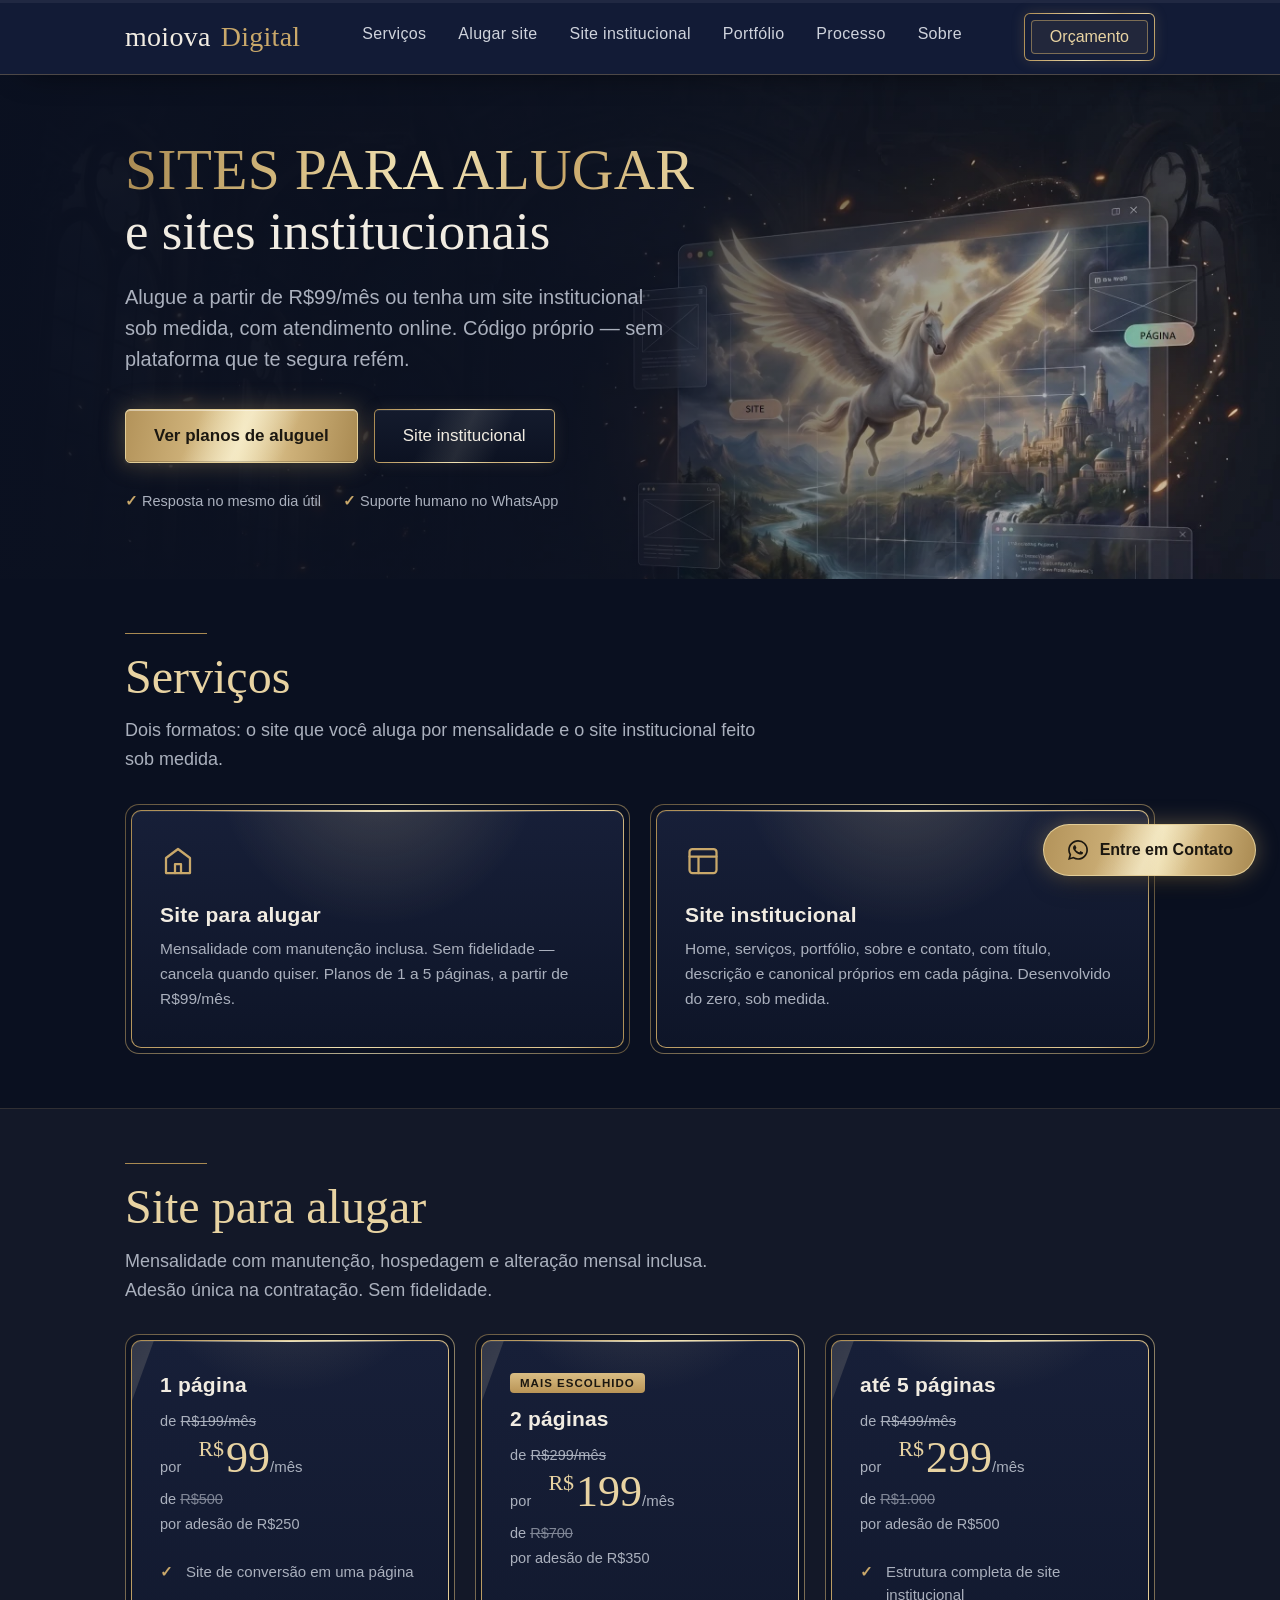
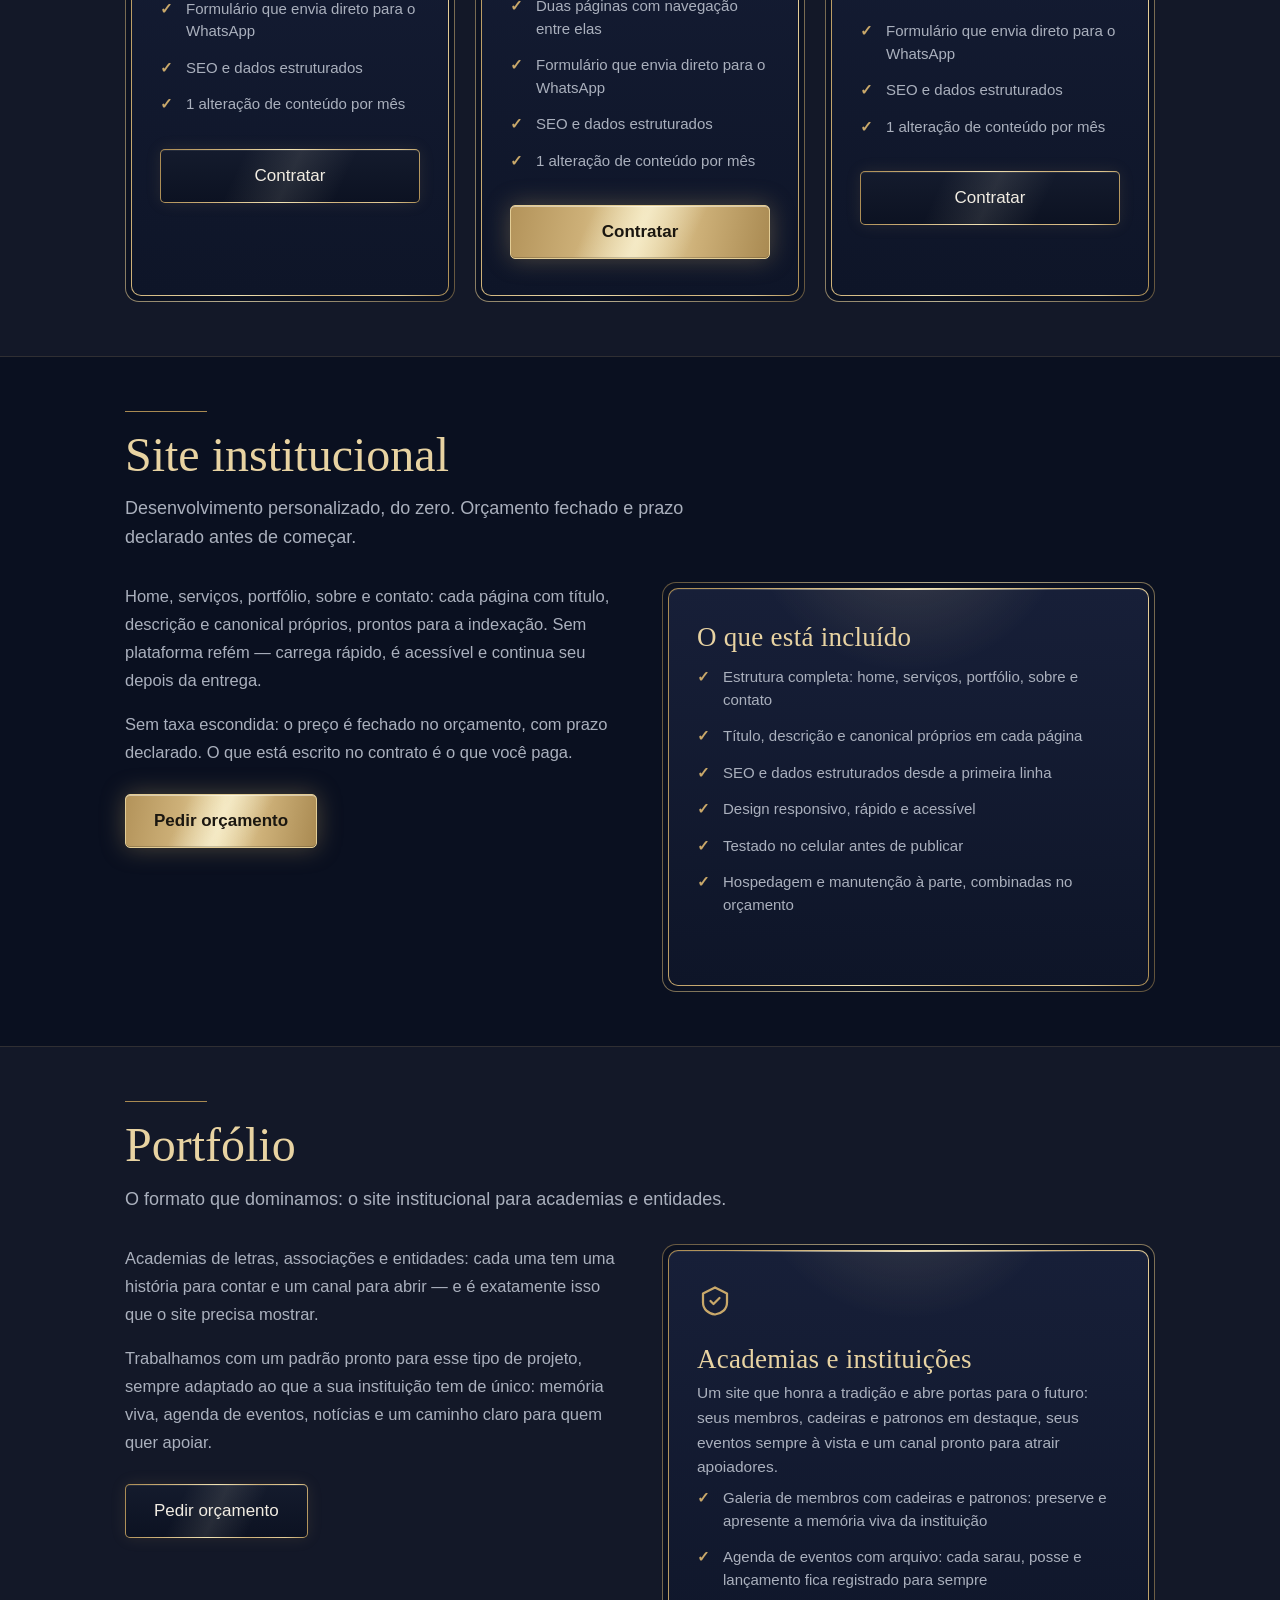
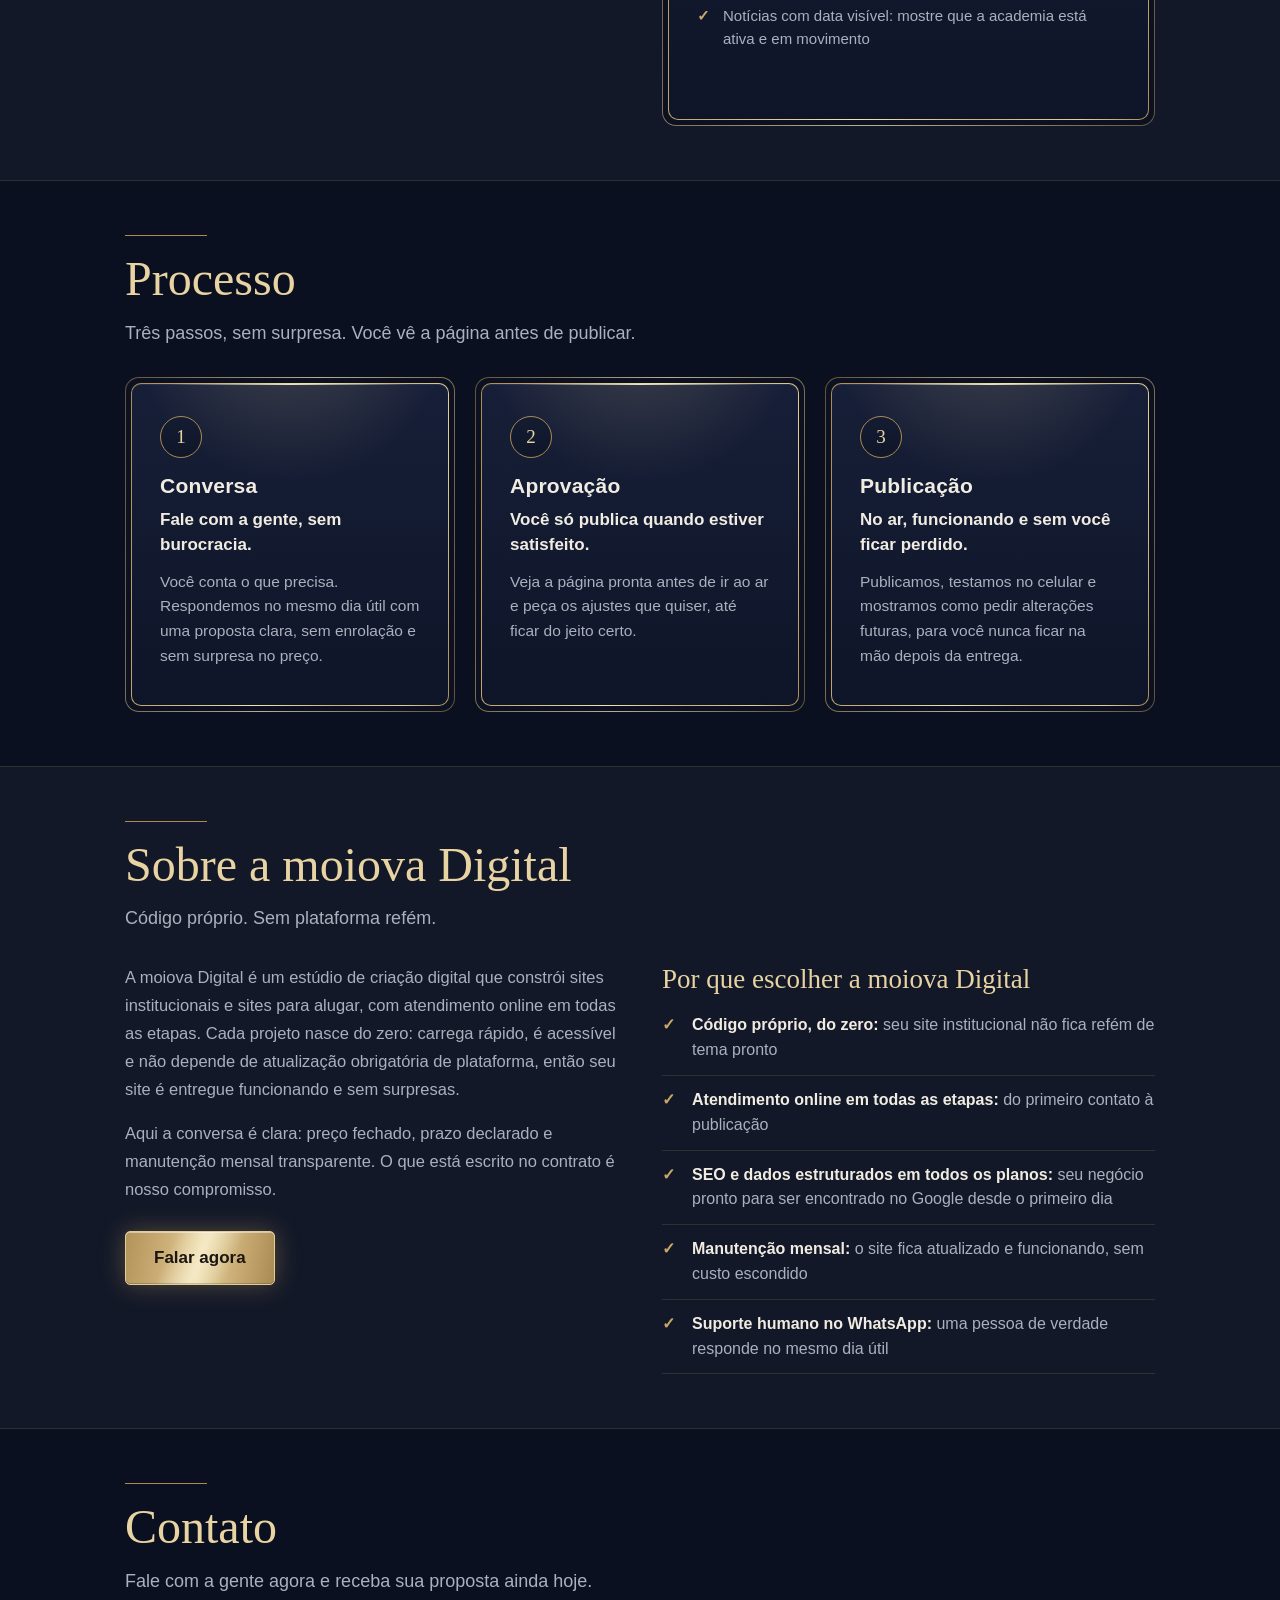
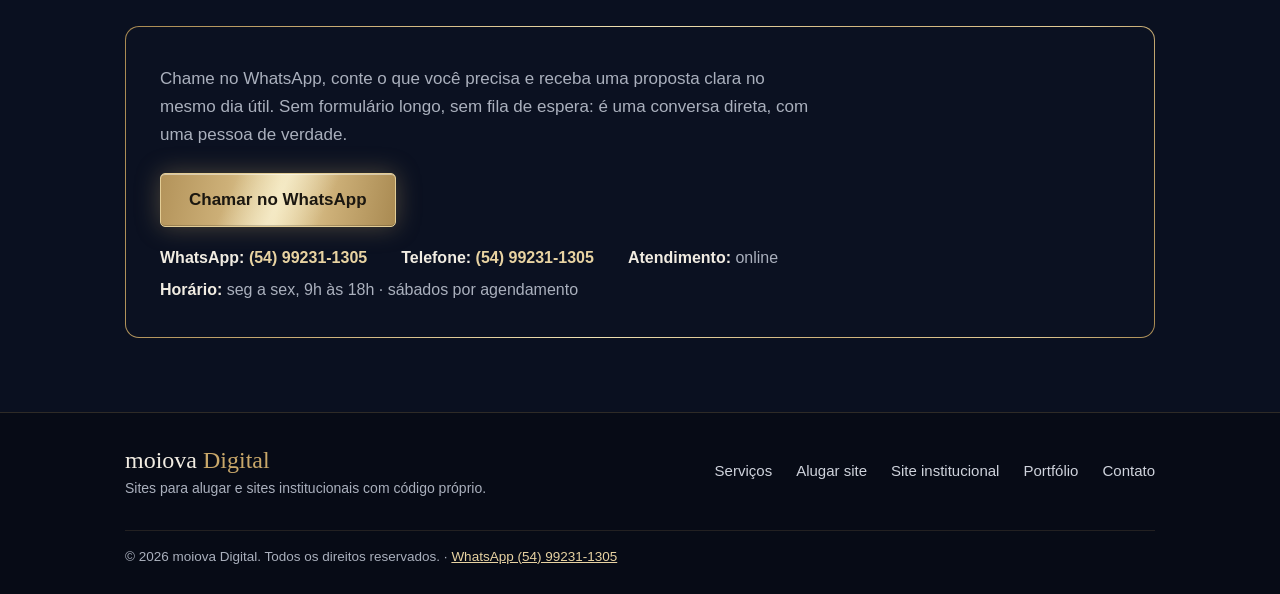
<file: index.html>
<!DOCTYPE html>
<html lang="pt-BR">
<head>
<meta charset="UTF-8">
<meta name="viewport" content="width=device-width, initial-scale=1">
<title>moiova Digital — Sites para alugar e sites institucionais</title>
<meta name="description" content="Sites para alugar a partir de R$99/mês e sites institucionais sob medida, com atendimento online. Código próprio, sem plataforma refém.">
<meta name="theme-color" content="#141d38">
<meta property="og:type" content="website">
<meta property="og:title" content="moiova Digital — Sites para alugar e sites institucionais">
<meta property="og:description" content="Sites para alugar e sites institucionais sob medida. Código próprio, atendimento online.">
<meta property="og:url" content="https://www.moiovadigital.com.br/">
<meta property="og:locale" content="pt_BR">
<meta property="og:site_name" content="moiova Digital">
<meta property="og:image" content="https://www.moiovadigital.com.br/imagens/og-capa.png">
<meta property="og:image:type" content="image/png">
<meta property="og:image:width" content="1200">
<meta property="og:image:height" content="630">
<meta property="og:image:alt" content="moiova Digital — Sites para alugar e sites institucionais">
<meta name="twitter:card" content="summary_large_image">
<meta name="twitter:title" content="moiova Digital — Sites para alugar e sites institucionais">
<meta name="twitter:description" content="Sites para alugar a partir de R$99/mês e sites institucionais sob medida, com atendimento online.">
<meta name="twitter:image" content="https://www.moiovadigital.com.br/imagens/og-capa.png">
<link rel="canonical" href="https://www.moiovadigital.com.br/">
<link rel="icon" href="data:image/svg+xml,%3Csvg xmlns='http://www.w3.org/2000/svg' viewBox='0 0 32 32'%3E%3Crect width='32' height='32' rx='8' fill='%230a1020'/%3E%3Cpath d='M7 23V9l9 8 9-8v14' stroke='%23c9a86a' stroke-width='3' fill='none' stroke-linecap='round' stroke-linejoin='round'/%3E%3C/svg%3E">
<link rel="apple-touch-icon" href="imagens/apple-touch-icon.png" sizes="180x180">
<!-- imagem de fundo do hero: o CSS não é detectado pelo pré-carregador, então
     cada variante é preloaded com a media query correspondente -->
<link rel="preload" as="image" type="image/webp" href="imagens/principal-1.webp" media="(min-width:769px)" fetchpriority="high">
<link rel="preload" as="image" type="image/webp" href="imagens/imagem-celular.webp" media="(max-width:768px)" fetchpriority="high">
<script type="application/ld+json">
{
  "@context": "https://schema.org",
  "@type": "ProfessionalService",
  "name": "moiova Digital",
  "description": "Sites para alugar e sites institucionais sob medida.",
  "telephone": "+55-54-99231-1305",
  "areaServed": {"@type": "Country", "name": "Brasil"},
  "priceRange": "R$99-mês a R$499-mês"
}
</script>
<style>
  /* ===== CSS CRÍTICO — embutido aqui para a primeira tela não piscar sem estilo =====
     Só o que aparece na abertura: tokens, reset, menu fixo, hero, botões,
     barra de progresso e o botão do WhatsApp. O resto (seções, cards, preços,
     processo, sobre, contato e rodapé) está no segundo bloco <style>, mais abaixo. */
  /* ===== TOKENS (contraste WCAG 2.1 calculado antes de fixar) =====
     texto/fundo 16.10 · muted/fundo 8.71 · ouro/fundo 8.39 · ouro/card 8.03
     botão tinta/ouro 8.56 — 14/14 pares OK */
  :root{
    --bg:#0a1020;
    --bg-2:#101831;
    --bar:#141d38;            /* menu fixo — mais claro que o fundo */
    --gold:#c9a86a;
    --gold-light:#e8d3a2;
    --gold-dark:#a98a52;
    --text:#f1ece2;
    --muted:#aab0bd;
    --nav:#cfd3dc;
    --pad:125px;
    --serif:Georgia,"Times New Roman",Times,serif;   /* fonte de sistema — nada externo */
    --sans:-apple-system,BlinkMacSystemFont,"Segoe UI",Roboto,Helvetica,Arial,sans-serif;
    --gold-metal:linear-gradient(100deg,#a98a52 0%,#cdb078 22%,#f1e3b4 48%,#cfb27a 70%,#e4cd98 88%,#aa8c54 100%);
  }
  *{box-sizing:border-box;margin:0;padding:0}
  html{scroll-behavior:smooth}
  body{
    font-family:var(--sans);font-weight:400;
    background:var(--bg);color:var(--text);
    min-height:100vh;position:relative;
    -webkit-font-smoothing:antialiased;
    overflow-x:hidden;
  }
  /* clip em vez de hidden: não cria scroll container e por isso NÃO quebra o
     position:sticky do menu (overflow-x:hidden no body quebraria) */
  @supports (overflow-x:clip){ body{overflow-x:clip} }

  /* A imagem de fundo mora no .hero, NÃO em .page: em .page ela tinha a altura
     do documento inteiro e vazava para as seções seguintes — medido,834px dentro
     do #servicos a 768px, e em 375px ela parava39px antes, deixando emenda. */
  .page{background-color:var(--bg);position:relative}
  .container{width:100%;max-width:1376px;margin:0 auto;padding:0 var(--pad);position:relative;z-index:1}
  section[id]{scroll-margin-top:88px}   /* folga para o menu fixo */
  a{color:var(--gold)}
  :focus-visible{outline:2px solid var(--gold-light);outline-offset:3px}
  .sr-only{position:absolute;width:1px;height:1px;overflow:hidden;clip:rect(0 0 0 0);white-space:nowrap}

  .skip{position:absolute;left:-9999px;top:0;z-index:200;background:var(--gold-light);color:#0a1020;
    padding:11px 18px;border-radius:0 0 8px 0;font-weight:600;text-decoration:none}
  .skip:focus{left:0}

  /* ===== BARRA DE PROGRESSO (acima do menu fixo) ===== */
  .progress{position:fixed;top:0;left:0;right:0;height:3px;z-index:120;background:rgba(255,255,255,.06);pointer-events:none}
  .progress-bar{display:block;height:100%;transform:scaleX(0);transform-origin:0 50%;
    background:linear-gradient(90deg,var(--gold-dark),var(--gold-light))}

  /* ===== MENU FIXO (acompanha o scroll) =====
     Fundo mais claro que o da página + fio dourado: o menu sumia na escuridão. */
  .site-header{
    position:sticky;top:0;z-index:100;
    background:rgba(20,29,56,.95);
    -webkit-backdrop-filter:blur(12px);backdrop-filter:blur(12px);
    border-bottom:1px solid rgba(201,168,106,.32);
    box-shadow:0 16px 34px -26px rgba(0,0,0,.95);
  }
  .site-header .container{padding-top:13px;padding-bottom:13px}
  .nav{display:flex;align-items:center;justify-content:space-between;gap:24px}
  .logo{display:flex;align-items:center;gap:10px;text-decoration:none;color:var(--text);
    font-family:var(--serif);font-size:28px;letter-spacing:.01em;font-weight:400}
  .logo span{color:var(--gold)}
  .menu{display:flex;gap:32px;list-style:none}
  .menu a{position:relative;display:inline-block;padding-bottom:7px;color:var(--nav);
    text-decoration:none;font-size:16px;font-weight:400;letter-spacing:.02em;transition:color .2s}
  .menu a:hover,.menu a:focus-visible{color:var(--gold-light)}
  /* sublinhado que cresce da esquerda */
  .menu a::after{
    content:"";position:absolute;left:0;right:0;bottom:0;height:2px;
    background:linear-gradient(90deg,var(--gold-dark),var(--gold-light));
    transform:scaleX(0);transform-origin:left center;transition:transform .28s ease;
  }
  .menu a:hover::after,.menu a:focus-visible::after{transform:scaleX(1)}
  .btn-nav{
    display:inline-block;text-decoration:none;color:var(--gold-light);font-size:16px;
    padding:6px;border-radius:6px;position:relative;overflow:hidden;
    border:1px solid transparent;
    background:linear-gradient(#141d38,#141d38) padding-box,var(--gold-metal) border-box;
    box-shadow:0 0 14px rgba(201,168,106,.18);
  }
  .btn-nav span{display:block;padding:7px 18px;border:1px solid rgba(201,168,106,.55);border-radius:4px;
    background:rgba(201,168,106,.08);position:relative;overflow:hidden}
  .btn-nav span::after,.btn-outline::after{
    content:"";position:absolute;top:0;left:-60%;width:40%;height:100%;
    background:linear-gradient(105deg,transparent,rgba(255,240,200,.32),transparent);
    transform:skewX(-20deg);transition:left .7s ease;pointer-events:none}
  .btn-nav:hover span::after,.btn-outline:hover::after{left:130%}

  /* ===== HAMBÚRGUER (≤980px) =====
     Substitui a linha rolável: o header fixo media174px no celular (46% da tela)
     e precisava encolher para ~70px. Alvo 46px (≥44). */
  .burger{
    display:none;align-items:center;justify-content:center;
    width:46px;height:46px;padding:0;cursor:pointer;flex-direction:column;gap:5px;
    background:transparent;border:1px solid rgba(201,168,106,.5);border-radius:9px;
  }
  .burger span{display:block;width:20px;height:2px;border-radius:2px;background:var(--gold-light);
    transition:transform .25s ease,opacity .2s ease}
  .burger[aria-expanded="true"] span:nth-child(1){transform:translateY(7px) rotate(45deg)}
  .burger[aria-expanded="true"] span:nth-child(2){opacity:0}
  .burger[aria-expanded="true"] span:nth-child(3){transform:translateY(-7px) rotate(-45deg)}
  .menu-cta{display:none}   /* no desktop o CTA é o .btn-nav */

  /* ===== HERO ===== */
  /* z-index:0 cria o stacking context — sem ele, o ::before com z-index:-1 cairia
     atrás do fundo e sumiria. A imagem é cover: sempre preenche o hero, sem emenda
     e sem vazar para a seção seguinte. */
  .hero{
    padding-top:64px;padding-bottom:70px;position:relative;z-index:0;
    background:url("imagens/principal-1.webp") no-repeat top center;background-size:cover;
  }
  /* véu atrás do texto: o fundo tem mockups claros e o parágrafo caía em cima deles.
     inset:0 — se passasse do hero, escureceria o topo da seção seguinte. */
  .hero::before{
    content:"";position:absolute;inset:0;z-index:-1;pointer-events:none;
    background:linear-gradient(100deg,
      rgba(10,16,32,.94) 0%,rgba(10,16,32,.82) 42%,rgba(10,16,32,.38) 72%,rgba(10,16,32,.08) 100%);
  }
  .hero-text{max-width:660px}
  h1{font-family:var(--serif);font-weight:400;line-height:1.06}
  h1 .gold{
    display:block;font-size:clamp(2.1rem,5vw,3.6rem);text-transform:uppercase;letter-spacing:.005em;
    background:linear-gradient(100deg,#a98a52 0%,#d2b77c 24%,#f4e7bb 46%,#c9a86a 66%,#e8d4a0 86%,#b69556 100%);
    -webkit-background-clip:text;background-clip:text;color:transparent;
  }
  h1 .white{display:block;font-size:clamp(1.9rem,4.6vw,3.3rem);color:var(--text);margin-top:4px;font-weight:400}
  .hero p{margin-top:22px;max-width:540px;font-size:20px;line-height:1.55;font-weight:400;color:var(--muted)}
  .cta{display:flex;gap:16px;margin-top:34px;flex-wrap:wrap}
  .trust{list-style:none;display:flex;gap:22px;flex-wrap:wrap;padding:0;margin:30px 0 0;
    font-size:14.5px;color:var(--muted)}
  .trust li::before{content:"✓ ";color:var(--gold);font-weight:700}

  .btn{
    display:inline-flex;align-items:center;justify-content:center;text-decoration:none;
    font-size:17px;font-weight:600;padding:16px 28px;border-radius:5px;
    transition:transform .2s,box-shadow .2s;cursor:pointer;font-family:inherit;
  }
  .btn-gold{
    position:relative;overflow:hidden;color:#1b1710;
    background:
      linear-gradient(115deg,rgba(255,255,255,0) 30%,rgba(255,250,225,.55) 50%,rgba(255,255,255,0) 70%),
      linear-gradient(100deg,#b3935a 0%,#cdb078 28%,#e9d7a5 50%,#cdb078 72%,#a98a52 100%);
    border:1px solid #e3cd96;
    box-shadow:inset 0 1px 0 rgba(255,255,255,.45),inset 0 -1px 0 rgba(0,0,0,.18),0 0 24px rgba(201,168,106,.35);
  }
  .btn-gold::after{
    content:"";position:absolute;top:0;left:-60%;width:40%;height:100%;
    background:linear-gradient(105deg,transparent,rgba(255,255,255,.65),transparent);
    transform:skewX(-20deg);transition:left .7s ease;pointer-events:none;
  }
  .btn-gold:hover{transform:translateY(-2px);box-shadow:0 0 30px rgba(201,168,106,.5)}
  .btn-gold:hover::after{left:130%}
  .btn-outline{
    color:var(--text);font-weight:400;position:relative;overflow:hidden;
    border:1px solid transparent;border-radius:5px;
    background:
      linear-gradient(115deg,rgba(255,255,255,0) 30%,rgba(255,248,220,.10) 50%,rgba(255,255,255,0) 70%) padding-box,
      linear-gradient(180deg,#141b2d,#0c1222) padding-box,
      var(--gold-metal) border-box;
    box-shadow:inset 0 1px 0 rgba(255,255,255,.08),0 0 16px rgba(201,168,106,.12);
  }
  .btn-outline:hover{background:
      linear-gradient(115deg,rgba(255,255,255,0) 30%,rgba(255,248,220,.16) 50%,rgba(255,255,255,0) 70%) padding-box,
      linear-gradient(180deg,#18213a,#0e1527) padding-box,
      var(--gold-metal) border-box}
  .btn-block{display:flex;width:100%}

  /* ===== SEÇÕES, CARDS, PREÇOS, PROCESSO, SOBRE, CONTATO E RODAPÉ =====
     Estão no segundo bloco <style> deste <head> — CSS todo embutido, nenhuma
     requisição externa e nenhum layout shift entre um bloco e o outro. */

  /* ===== FLUTUANTES: WhatsApp (sempre) + voltar ao topo (400px) ===== */
  .fab{position:fixed;right:24px;z-index:90;width:54px;height:54px;border-radius:50%;
    display:grid;place-items:center;cursor:pointer;text-decoration:none;
    transition:transform .2s ease,box-shadow .2s ease;border:1px solid transparent}
  .fab[hidden]{display:none}
  .fab svg{width:24px;height:24px;flex:none}
  /* WhatsApp: rótulo "Entre em Contato" — visível desde a abertura.
     width/height do círculo são anulados aqui porque virou pílula. */
  .fab-wa{
    bottom:24px;right:24px;width:auto;height:52px;
    display:inline-flex;align-items:center;gap:10px;
    padding:0 22px;border-radius:999px;
    font-family:inherit;font-size:16px;font-weight:600;white-space:nowrap;
    color:#1b1710;
    background:
      linear-gradient(115deg,rgba(255,255,255,0) 30%,rgba(255,250,225,.5) 50%,rgba(255,255,255,0) 70%) padding-box,
      linear-gradient(100deg,#b3935a,#cdb078 35%,#e9d7a5 55%,#cdb078 75%,#a98a52) padding-box,
      #e3cd96 border-box;
    box-shadow:0 0 22px rgba(201,168,106,.4),0 14px 30px -16px rgba(0,0,0,.9)}
  .fab-top{bottom:90px;color:var(--gold-light);
    background:linear-gradient(#141d38,#141d38) padding-box,var(--gold-metal) border-box;
    box-shadow:0 0 18px rgba(201,168,106,.22),0 14px 30px -16px rgba(0,0,0,.9)}
  .fab:hover{transform:translateY(-3px);box-shadow:0 0 30px rgba(201,168,106,.55),0 18px 34px -16px rgba(0,0,0,.9)}

  /* ===== RESPONSIVO ===== */
  @media (max-width:1100px){
    :root{--pad:40px}
    .hero{padding-top:44px;padding-bottom:56px;background-position:75% top}
    /* no mobile o texto ocupa a largura toda: o véu vira vertical e mais fechado */
    .hero::before{background:linear-gradient(180deg,
      rgba(10,16,32,.93) 0%,rgba(10,16,32,.88) 60%,rgba(10,16,32,.74) 100%)}
  }
  /* ≤980px: hambúrguer + painel. Substitui a linha rolável — sem substituto a
     nav não pode sumir (regra do acervo). O painel herda o fundo do header. */
  @media (max-width:980px){
    .nav{flex-wrap:nowrap;gap:14px}
    .burger{display:inline-flex}
    .menu{
      position:absolute;top:100%;
      left:calc(-1 * var(--pad));right:calc(-1 * var(--pad));
      flex-direction:column;gap:0;
      background:#141d38;
      border-bottom:1px solid rgba(201,168,106,.32);
      box-shadow:0 26px 44px -30px rgba(0,0,0,.95);
      padding:6px var(--pad) 14px;
      display:none;
    }
    .menu.aberto{display:flex}
    .menu li{width:100%}
    .menu a{display:block;padding:13px 0;font-size:16.5px;
      border-bottom:1px solid rgba(201,168,106,.14)}
    .menu li:last-child a{border-bottom:none}
    .menu-cta{display:block}
    .menu-cta a{color:var(--gold-light);font-weight:600}
  }
  @media (max-width:600px){
    :root{--pad:22px}
    .logo{font-size:25px}
    .btn-nav{display:none}     /* no celular o CTA fica no painel do hambúrguer */
    .hero p{font-size:17px}
    .trust{gap:12px}
    /* o círculo é só o voltar-ao-topo; a pílula do WhatsApp mantém a largura automática */
    .fab-top{right:16px;width:50px;height:50px;bottom:80px}
    .fab-wa{right:16px;bottom:16px;padding:0 18px;font-size:15px}
  }

  /* ===== FUNDO 9:16 NO CELULAR =====
     imagem-celular.webp = 384x688 (0.558 ≈ 9:16). Só a imagem troca — o
     background-size:cover e a posição já vêm do .hero base. */
  @media (max-width:768px){
    .hero{
      background-image:url("imagens/imagem-celular.webp");
      background-position:top center;
    }
  }
  @media (prefers-reduced-motion:reduce){
    *{transition:none!important;animation:none!important;scroll-behavior:auto!important}
  }
</style>

<!-- CSS do resto da pagina (secoes, cards, precos, rodape), embutido aqui.
     Antes era um <link> externo: render-blocking (PageSpeed mediu 300-360 ms
     de economia) e, quando carregava de forma assincrona, a pagina pintava
     sem o estilo das .section/.cards/.grid-3 e pulava (CLS 0.273). Embutido
     nao ha requisicao extra nem shift. -->
<style>
/* ==========================================================================
   moiova Digital — CSS NÃO crítico (abaixo da dobra)
   O que aparece na primeira tela — tokens, reset, menu fixo, hero, botões,
   barra de progresso e botão do WhatsApp — fica embutido no <head> do
   index.html. Este arquivo traz só o resto e é carregado sem bloquear a
   renderização (link rel="preload" as="style" no <head>).
   ========================================================================== */

/* ===== SEÇÕES (full-bleed: o <section> ocupa a largura toda) ===== */
.section{padding:54px 0}
.section-alt{background:rgba(255,255,255,.035);border-block:1px solid rgba(201,168,106,.16)}
.section-title{margin-bottom:30px}
.section-title::before{content:"";display:block;width:82px;height:1px;background:var(--gold-dark);margin-bottom:18px}
.section-title h2{font-family:var(--serif);font-weight:400;font-size:clamp(2rem,4vw,3rem);
  color:var(--gold-light);line-height:1.05}
.lead{margin-top:14px;max-width:640px;font-size:18px;line-height:1.6;color:var(--muted)}

.grid-3{display:grid;grid-template-columns:repeat(3,1fr);gap:20px}
.cards{display:grid;grid-template-columns:1fr 1fr;gap:20px}
.split{display:grid;grid-template-columns:1fr 1fr;gap:44px;align-items:start}

/* ===== CARDS: borda dupla metálica + luz que segue o mouse ===== */
.card{
  position:relative;padding:5px;border:1px solid transparent;border-radius:14px;
  background:
    linear-gradient(#0b1121,#0b1121) padding-box,
    linear-gradient(100deg,rgba(169,138,82,.55),rgba(241,227,180,.75),rgba(169,138,82,.55)) border-box;
  transition:transform .35s ease,box-shadow .35s ease;
}
.card:hover{transform:translateY(-6px);box-shadow:0 18px 40px rgba(0,0,0,.45),0 0 34px rgba(201,168,106,.18)}
.card-inner{
  position:relative;overflow:hidden;height:100%;padding:32px 28px 36px;
  border:1px solid transparent;border-radius:10px;
  background:
    radial-gradient(260px circle at var(--mx,50%) var(--my,-20%),rgba(236,214,160,.20),transparent 62%) padding-box,
    linear-gradient(180deg,#171f38,#0e1528) padding-box,
    var(--gold-metal) border-box;
  box-shadow:inset 0 1px 0 rgba(255,255,255,.07);
}
.card-inner::before{
  content:"";position:absolute;top:0;left:12%;width:76%;height:1px;
  background:linear-gradient(90deg,transparent,rgba(255,244,205,.9),transparent);pointer-events:none;
}
.card-inner::after{
  content:"";position:absolute;top:0;left:-70%;width:45%;height:100%;
  background:linear-gradient(105deg,transparent,rgba(255,240,200,.14),transparent);
  transform:skewX(-20deg);transition:left .9s ease;pointer-events:none;
}
.card:hover .card-inner::after{left:140%}
.card svg.ico{width:36px;height:36px;margin-bottom:20px;stroke:var(--gold);fill:none;
  stroke-width:1.5;stroke-linecap:round;stroke-linejoin:round;transition:filter .35s ease,transform .35s ease}
.card:hover svg.ico{filter:drop-shadow(0 0 8px rgba(232,211,162,.7));transform:scale(1.06)}
.card h3{font-size:21px;font-weight:600;color:var(--text);letter-spacing:.01em;margin-bottom:10px}
.card p{font-size:15.5px;line-height:1.6;color:var(--muted)}
/* frase de destaque dentro do card (portfólio e processo) */
.card .card-lead{color:var(--text);font-size:17px;line-height:1.45;font-weight:600;margin-bottom:12px}
.tag{display:inline-block;margin-bottom:14px;font-size:11.5px;font-weight:600;letter-spacing:.09em;
  text-transform:uppercase;color:#1b1710;background:linear-gradient(180deg,#d9bd84,#b99456);
  padding:4px 10px;border-radius:4px}

/* ===== PREÇOS =====
   Os seletores levam `.card p.` de propósito: sem isso, a regra `.card p`
   (especificidade maior) derrubava o font-size de 44px para 15.5px e o preço
   ficava minúsculo e cinza. */
.card p.price{font-family:var(--serif);font-size:44px;line-height:1.15;
  color:var(--gold-light);margin:16px 0 4px}
.card p.price .was{display:block;margin-bottom:3px}
.card p.price .was,.card p.price .from,.card p.price .por{
  font-family:var(--sans);font-size:14.5px;font-weight:400;color:var(--muted);letter-spacing:.01em}
.card p.price .old{text-decoration:line-through}
.card p.price .por{margin-right:6px}
.card p.price .cur{font-size:22px;vertical-align:super;margin-right:2px}
.card p.price .per{font-family:var(--sans);font-size:15px;font-weight:400;color:var(--muted)}
.card p.price-sub{font-size:14.5px;color:var(--muted);margin-bottom:18px}
/* adesão com desconto no mesmo formato do preço: valor antigo na linha de cima,
   riscado, e o valor atual embaixo */
.card p.price-sub .was{display:block;margin-bottom:2px}
.card p.price-sub .old{text-decoration:line-through;opacity:.72}
.feat{list-style:none;padding:0;margin:0 0 26px;font-size:15px}
.feat li{position:relative;padding:7px 0 7px 26px;line-height:1.5;color:var(--muted)}
.feat li::before{content:"✓";position:absolute;left:0;top:7px;color:var(--gold);font-weight:700}

/* ===== PROCESSO ===== */
.step-n{display:inline-grid;place-items:center;width:42px;height:42px;border-radius:50%;
  border:1px solid var(--gold-dark);color:var(--gold-light);
  font-family:var(--serif);font-size:19px;margin-bottom:16px;
  background:linear-gradient(180deg,#141c33,#0f1629)}

/* ===== SOBRE ===== */
.split h3{font-family:var(--serif);font-weight:400;font-size:27px;line-height:1.2;
  color:var(--gold-light);margin-bottom:6px}
.diferenciais{list-style:none;padding:0;margin:0}
.diferenciais li{position:relative;padding:12px 0 12px 30px;border-bottom:1px solid rgba(201,168,106,.16);
  color:var(--muted);font-size:16px;line-height:1.55}
.diferenciais li::before{content:"✓";position:absolute;left:0;top:12px;color:var(--gold);font-weight:700}
.diferenciais li strong{color:var(--text);font-weight:600}

/* ===== CONTATO ===== */
.contato-card{padding:38px 34px;border:1px solid transparent;border-radius:14px;
  background:
    linear-gradient(#0b1121,#0b1121) padding-box,
    var(--gold-metal) border-box}
.contato-texto{margin-top:0;max-width:660px;font-size:17px;line-height:1.65;color:var(--muted)}
.contato-linha{display:flex;flex-wrap:wrap;gap:14px 34px;margin-top:22px;font-size:16px;color:var(--muted)}
.contato-linha a{color:var(--gold-light);text-decoration:none;font-weight:600}
.contato-linha a:hover{text-decoration:underline}
.contato-linha strong{color:var(--text);font-weight:600}

/* ===== RODAPÉ ===== */
.site-footer{border-top:1px solid rgba(201,168,106,.2);background:rgba(0,0,0,.3);margin-top:20px}
.ftr{display:flex;flex-wrap:wrap;gap:26px;justify-content:space-between;align-items:center;padding:34px 0 34px}
.ftr-marca{font-family:var(--serif);font-size:24px;color:var(--text)}
.ftr-marca span{color:var(--gold)}
.ftr-nota{font-size:14px;color:var(--muted);margin-top:6px}
.ftr-links{display:flex;gap:24px;flex-wrap:wrap;list-style:none}
.ftr-links a{color:var(--nav);text-decoration:none;font-size:15px}
.ftr-links a:hover{color:var(--gold-light)}
.ftr-base{border-top:1px solid rgba(201,168,106,.14);padding:18px 0 30px;font-size:13.5px;color:var(--muted)}

/* ===== RESPONSIVO (só o que não é crítico — o resto mora no <head>) ===== */
@media (max-width:1100px){
  .split{grid-template-columns:1fr;gap:30px}
}
@media (max-width:980px){
  .cards,.grid-3{grid-template-columns:1fr}
}
@media (max-width:600px){
  .contato-card{padding:28px 22px}
  .section{padding:40px 0}
  .split h3{font-size:23px}
}
</style>
</head>
<body>

<a class="skip" href="#main">Pular para o conteúdo</a>

<!-- barra de progresso: fica acima do menu fixo -->
<div class="progress" aria-hidden="true"><span class="progress-bar" id="progresso"></span></div>

<div class="page">

<header class="site-header">
  <div class="container">
    <nav class="nav" aria-label="Principal">
      <a class="logo" href="#main">moiova <span>Digital</span></a>
      <ul class="menu" id="menu-principal">
        <li><a href="#servicos">Serviços</a></li>
        <li><a href="#alugar">Alugar site</a></li>
        <li><a href="#institucional">Site institucional</a></li>
        <li><a href="#portfolio">Portfólio</a></li>
        <li><a href="#processo">Processo</a></li>
        <li><a href="#sobre">Sobre</a></li>
        <!-- só aparece no painel mobile: no desktop o CTA é o .btn-nav -->
        <li class="menu-cta"><a href="#contato">Orçamento</a></li>
      </ul>
      <a class="btn-nav" href="#contato"><span>Orçamento</span></a>
      <button class="burger" type="button" aria-label="Abrir menu" aria-expanded="false" aria-controls="menu-principal">
        <span></span><span></span><span></span>
      </button>
    </nav>
  </div>
</header>

<main id="main">

  <section class="hero">
    <div class="container">
      <div class="hero-text">
        <h1>
          <span class="gold">Sites para alugar</span>
          <span class="white">e sites institucionais</span>
        </h1>
        <p>Alugue a partir de R$99/mês ou tenha um site institucional sob medida, com atendimento online. Código próprio — sem plataforma que te segura refém.</p>
        <div class="cta">
          <a class="btn btn-gold" href="#alugar">Ver planos de aluguel</a>
          <a class="btn btn-outline" href="#institucional">Site institucional</a>
        </div>
        <ul class="trust" aria-label="Diferenciais">
          <li>Resposta no mesmo dia útil</li>
          <li>Suporte humano no WhatsApp</li>
        </ul>
      </div>
    </div>
  </section>

  <!-- ===== SERVIÇOS ===== -->
  <section class="section" id="servicos">
    <div class="container">
      <div class="section-title">
        <h2>Serviços</h2>
        <p class="lead">Dois formatos: o site que você aluga por mensalidade e o site institucional feito sob medida.</p>
      </div>
      <div class="cards">
        <article class="card">
          <div class="card-inner">
            <svg class="ico" viewBox="0 0 24 24" aria-hidden="true"><path d="M4 10l8-6 8 6v10H4z"/><path d="M10 20v-6h4v6"/></svg>
            <h3>Site para alugar</h3>
            <p>Mensalidade com manutenção inclusa. Sem fidelidade — cancela quando quiser. Planos de 1 a 5 páginas, a partir de R$99/mês.</p>
          </div>
        </article>
        <article class="card">
          <div class="card-inner">
            <svg class="ico" viewBox="0 0 24 24" aria-hidden="true"><rect x="3" y="4" width="18" height="16" rx="2"/><path d="M3 9h18M9 9v11"/></svg>
            <h3>Site institucional</h3>
            <p>Home, serviços, portfólio, sobre e contato, com título, descrição e canonical próprios em cada página. Desenvolvido do zero, sob medida.</p>
          </div>
        </article>
      </div>
    </div>
  </section>

  <!-- ===== SITE PARA ALUGAR ===== -->
  <section class="section section-alt" id="alugar">
    <div class="container">
      <div class="section-title">
        <h2>Site para alugar</h2>
        <p class="lead">Mensalidade com manutenção, hospedagem e alteração mensal inclusa. Adesão única na contratação. Sem fidelidade.</p>
      </div>
      <div class="grid-3">
        <article class="card">
          <div class="card-inner">
            <h3>1 página</h3>
            <p class="price"><span class="was"><span class="from">de</span> <span class="old">R$199/mês</span></span><span class="por">por</span> <span class="cur">R$</span>99<span class="per">/mês</span></p>
            <p class="price-sub"><span class="was"><span class="from">de</span> <span class="old">R$500</span></span>por adesão de R$250</p>
            <ul class="feat">
              <li>Site de conversão em uma página</li>
              <li>Formulário que envia direto para o WhatsApp</li>
              <li>SEO e dados estruturados</li>
              <li>1 alteração de conteúdo por mês</li>
            </ul>
            <a class="btn btn-outline btn-block" href="https://wa.me/5554992311305?text=Ol%C3%A1!%20Quero%20o%20site%20para%20alugar%20de%201%20p%C3%A1gina%20(R%2499%20%2B%20ades%C3%A3o%20R%24250)." target="_blank" rel="noopener">Contratar</a>
          </div>
        </article>
        <article class="card">
          <div class="card-inner">
            <span class="tag">Mais escolhido</span>
            <h3>2 páginas</h3>
            <p class="price"><span class="was"><span class="from">de</span> <span class="old">R$299/mês</span></span><span class="por">por</span> <span class="cur">R$</span>199<span class="per">/mês</span></p>
            <p class="price-sub"><span class="was"><span class="from">de</span> <span class="old">R$700</span></span>por adesão de R$350</p>
            <ul class="feat">
              <li>Duas páginas com navegação entre elas</li>
              <li>Formulário que envia direto para o WhatsApp</li>
              <li>SEO e dados estruturados</li>
              <li>1 alteração de conteúdo por mês</li>
            </ul>
            <a class="btn btn-gold btn-block" href="https://wa.me/5554992311305?text=Ol%C3%A1!%20Quero%20o%20site%20para%20alugar%20de%202%20p%C3%A1ginas%20(R%24199%20%2B%20ades%C3%A3o%20R%24350)." target="_blank" rel="noopener">Contratar</a>
          </div>
        </article>
        <article class="card">
          <div class="card-inner">
            <h3>até 5 páginas</h3>
            <p class="price"><span class="was"><span class="from">de</span> <span class="old">R$499/mês</span></span><span class="por">por</span> <span class="cur">R$</span>299<span class="per">/mês</span></p>
            <p class="price-sub"><span class="was"><span class="from">de</span> <span class="old">R$1.000</span></span>por adesão de R$500</p>
            <ul class="feat">
              <li>Estrutura completa de site institucional</li>
              <li>Formulário que envia direto para o WhatsApp</li>
              <li>SEO e dados estruturados</li>
              <li>1 alteração de conteúdo por mês</li>
            </ul>
            <a class="btn btn-outline btn-block" href="https://wa.me/5554992311305?text=Ol%C3%A1!%20Quero%20o%20site%20para%20alugar%20de%20at%C3%A9%205%20p%C3%A1ginas%20(R%24299%20%2B%20ades%C3%A3o%20R%24500)." target="_blank" rel="noopener">Contratar</a>
          </div>
        </article>
      </div>
    </div>
  </section>

  <!-- ===== SITE INSTITUCIONAL ===== -->
  <section class="section" id="institucional">
    <div class="container">
      <div class="section-title">
        <h2>Site institucional</h2>
        <p class="lead">Desenvolvimento personalizado, do zero. Orçamento fechado e prazo declarado antes de começar.</p>
      </div>
      <div class="split">
        <div>
          <p style="color:var(--muted);font-size:16.5px;line-height:1.7">
            Home, serviços, portfólio, sobre e contato: cada página com título, descrição e canonical próprios, prontos para a indexação.
            Sem plataforma refém — carrega rápido, é acessível e continua seu depois da entrega.
          </p>
          <p style="color:var(--muted);font-size:16.5px;line-height:1.7;margin-top:16px">
            Sem taxa escondida: o preço é fechado no orçamento, com prazo declarado.
            O que está escrito no contrato é o que você paga.
          </p>
          <div class="cta" style="margin-top:28px">
            <a class="btn btn-gold" href="https://wa.me/5554992311305?text=Ol%C3%A1!%20Quero%20um%20or%C3%A7amento%20de%20site%20institucional." target="_blank" rel="noopener">Pedir orçamento</a>
          </div>
        </div>
        <article class="card">
          <div class="card-inner">
            <h3>O que está incluído</h3>
            <ul class="feat">
              <li>Estrutura completa: home, serviços, portfólio, sobre e contato</li>
              <li>Título, descrição e canonical próprios em cada página</li>
              <li>SEO e dados estruturados desde a primeira linha</li>
              <li>Design responsivo, rápido e acessível</li>
              <li>Testado no celular antes de publicar</li>
              <li>Hospedagem e manutenção à parte, combinadas no orçamento</li>
            </ul>
          </div>
        </article>
      </div>
    </div>
  </section>

  <!-- ===== PORTFÓLIO ===== -->
  <section class="section section-alt" id="portfolio">
    <div class="container">
      <div class="section-title">
        <h2>Portfólio</h2>
        <p class="lead">O formato que dominamos: o site institucional para academias e entidades.</p>
      </div>
      <div class="split">
        <div>
          <p style="color:var(--muted);font-size:16.5px;line-height:1.7">
            Academias de letras, associações e entidades: cada uma tem uma história para contar e um canal
            para abrir — e é exatamente isso que o site precisa mostrar.
          </p>
          <p style="color:var(--muted);font-size:16.5px;line-height:1.7;margin-top:16px">
            Trabalhamos com um padrão pronto para esse tipo de projeto, sempre adaptado ao que a sua instituição tem
            de único: memória viva, agenda de eventos, notícias e um caminho claro para quem quer apoiar.
          </p>
          <div class="cta" style="margin-top:28px">
            <a class="btn btn-outline" href="#contato">Pedir orçamento</a>
          </div>
        </div>
        <article class="card">
          <div class="card-inner">
            <svg class="ico" viewBox="0 0 24 24" aria-hidden="true"><path d="M12 3l8 4v6c0 4.4-3.4 7.4-8 8-4.6-.6-8-3.6-8-8V7z"/><path d="M9 12l2 2 4-4"/></svg>
            <h3>Academias e instituições</h3>
            <p>Um site que honra a tradição e abre portas para o futuro: seus membros, cadeiras e patronos em destaque, seus eventos sempre à vista e um canal pronto para atrair apoiadores.</p>
            <ul class="feat">
              <li>Galeria de membros com cadeiras e patronos: preserve e apresente a memória viva da instituição</li>
              <li>Agenda de eventos com arquivo: cada sarau, posse e lançamento fica registrado para sempre</li>
              <li>Notícias com data visível: mostre que a academia está ativa e em movimento</li>
            </ul>
          </div>
        </article>
      </div>
    </div>
  </section>

  <!-- ===== PROCESSO ===== -->
  <section class="section" id="processo">
    <div class="container">
      <div class="section-title">
        <h2>Processo</h2>
        <p class="lead">Três passos, sem surpresa. Você vê a página antes de publicar.</p>
      </div>
      <div class="grid-3">
        <article class="card">
          <div class="card-inner">
            <span class="step-n">1</span>
            <h3>Conversa</h3>
            <p class="card-lead">Fale com a gente, sem burocracia.</p>
            <p>Você conta o que precisa. Respondemos no mesmo dia útil com uma proposta clara, sem enrolação e sem surpresa no preço.</p>
          </div>
        </article>
        <article class="card">
          <div class="card-inner">
            <span class="step-n">2</span>
            <h3>Aprovação</h3>
            <p class="card-lead">Você só publica quando estiver satisfeito.</p>
            <p>Veja a página pronta antes de ir ao ar e peça os ajustes que quiser, até ficar do jeito certo.</p>
          </div>
        </article>
        <article class="card">
          <div class="card-inner">
            <span class="step-n">3</span>
            <h3>Publicação</h3>
            <p class="card-lead">No ar, funcionando e sem você ficar perdido.</p>
            <p>Publicamos, testamos no celular e mostramos como pedir alterações futuras, para você nunca ficar na mão depois da entrega.</p>
          </div>
        </article>
      </div>
    </div>
  </section>

  <!-- ===== SOBRE ===== -->
  <section class="section section-alt" id="sobre">
    <div class="container">
      <div class="section-title">
        <h2>Sobre a moiova Digital</h2>
        <p class="lead">Código próprio. Sem plataforma refém.</p>
      </div>
      <div class="split">
        <div>
          <p style="color:var(--muted);font-size:16.5px;line-height:1.7">
            A moiova Digital é um estúdio de criação digital que constrói sites institucionais e sites para alugar,
            com atendimento online em todas as etapas. Cada projeto nasce do zero: carrega rápido, é acessível e
            não depende de atualização obrigatória de plataforma, então seu site é entregue funcionando e
            sem surpresas.
          </p>
          <p style="color:var(--muted);font-size:16.5px;line-height:1.7;margin-top:16px">
            Aqui a conversa é clara: preço fechado, prazo declarado e manutenção mensal transparente.
            O que está escrito no contrato é nosso compromisso.
          </p>
          <div class="cta" style="margin-top:28px">
            <a class="btn btn-gold" href="#contato">Falar agora</a>
          </div>
        </div>
        <div>
          <h3>Por que escolher a moiova Digital</h3>
          <ul class="diferenciais">
            <li><strong>Código próprio, do zero:</strong> seu site institucional não fica refém de tema pronto</li>
            <li><strong>Atendimento online em todas as etapas:</strong> do primeiro contato à publicação</li>
            <li><strong>SEO e dados estruturados em todos os planos:</strong> seu negócio pronto para ser encontrado no Google desde o primeiro dia</li>
            <li><strong>Manutenção mensal:</strong> o site fica atualizado e funcionando, sem custo escondido</li>
            <li><strong>Suporte humano no WhatsApp:</strong> uma pessoa de verdade responde no mesmo dia útil</li>
          </ul>
        </div>
      </div>
    </div>
  </section>

  <!-- ===== CONTATO ===== -->
  <section class="section" id="contato">
    <div class="container">
      <div class="section-title">
        <h2>Contato</h2>
        <p class="lead">Fale com a gente agora e receba sua proposta ainda hoje.</p>
      </div>
      <div class="contato-card">
        <p class="contato-texto">Chame no WhatsApp, conte o que você precisa e receba uma proposta clara no mesmo dia útil. Sem formulário longo, sem fila de espera: é uma conversa direta, com uma pessoa de verdade.</p>
        <div class="cta" style="margin-top:24px">
          <a class="btn btn-gold" href="https://wa.me/5554992311305?text=Ol%C3%A1!%20Quero%20um%20or%C3%A7amento%20de%20site." target="_blank" rel="noopener">Chamar no WhatsApp</a>
        </div>
        <div class="contato-linha">
          <span><strong>WhatsApp:</strong> <a href="https://wa.me/5554992311305" target="_blank" rel="noopener">(54) 99231-1305</a></span>
          <span><strong>Telefone:</strong> <a href="tel:+5554992311305">(54) 99231-1305</a></span>
          <span><strong>Atendimento:</strong> online</span>
          <span><strong>Horário:</strong> seg a sex, 9h às 18h · sábados por agendamento</span>
        </div>
      </div>
    </div>
  </section>

</main>

<footer class="site-footer">
  <div class="container">
    <div class="ftr">
      <div>
        <p class="ftr-marca">moiova <span>Digital</span></p>
        <p class="ftr-nota">Sites para alugar e sites institucionais com código próprio.</p>
      </div>
      <ul class="ftr-links">
        <li><a href="#servicos">Serviços</a></li>
        <li><a href="#alugar">Alugar site</a></li>
        <li><a href="#institucional">Site institucional</a></li>
        <li><a href="#portfolio">Portfólio</a></li>
        <li><a href="#contato">Contato</a></li>
      </ul>
    </div>
    <div class="ftr-base">
      <p>© 2026 moiova Digital. Todos os direitos reservados. · <a href="https://wa.me/5554992311305" target="_blank" rel="noopener" style="color:var(--gold-light)">WhatsApp (54) 99231-1305</a></p>
    </div>
  </div>
</footer>

</div><!-- /.page -->

<!-- WhatsApp: visível desde a abertura. Sem aria-label: o nome acessível passa a
     ser o texto visível "Entre em Contato" (WCAG 2.5.3 — Label in Name). -->
<a class="fab fab-wa" href="https://wa.me/5554992311305?text=Ol%C3%A1!%20Vim%20pelo%20site%20da%20moiova%20Digital." target="_blank" rel="noopener">
  <svg viewBox="0 0 24 24" fill="currentColor" aria-hidden="true"><path d="M12.04 2C6.58 2 2.13 6.45 2.13 11.91c0 1.75.46 3.45 1.32 4.95L2 22l5.25-1.38a9.9 9.9 0 0 0 4.79 1.22h.01c5.46 0 9.91-4.45 9.91-9.91 0-2.65-1.03-5.14-2.9-7.01A9.82 9.82 0 0 0 12.04 2zm0 18.15a8.2 8.2 0 0 1-4.19-1.15l-.3-.18-3.12.82.83-3.04-.2-.31a8.19 8.19 0 0 1-1.26-4.38c0-4.54 3.7-8.23 8.24-8.23a8.18 8.18 0 0 1 8.23 8.24c0 4.54-3.69 8.23-8.23 8.23zm4.52-6.16c-.25-.12-1.47-.72-1.69-.8-.23-.09-.39-.13-.56.12-.16.25-.64.8-.79.97-.14.16-.29.19-.54.06-.25-.12-1.05-.39-1.99-1.23-.74-.66-1.23-1.47-1.38-1.72-.14-.25-.01-.38.11-.5.11-.11.25-.29.37-.43.12-.14.16-.25.25-.41.08-.16.04-.31-.02-.43-.06-.12-.56-1.34-.76-1.84-.2-.48-.4-.42-.56-.43h-.47c-.16 0-.43.06-.65.31-.23.25-.86.84-.86 2.05s.88 2.38 1 2.54c.12.17 1.73 2.64 4.19 3.7.58.26 1.04.41 1.4.52.59.19 1.13.16 1.55.1.47-.07 1.47-.6 1.67-1.18.21-.58.21-1.07.15-1.18-.06-.11-.23-.17-.48-.29z"/></svg>
  <span>Entre em Contato</span>
</a>

<!-- Voltar ao topo: aparece depois de 400px -->
<button class="fab fab-top" type="button" id="voltar-topo" hidden aria-label="Voltar ao topo">
  <svg viewBox="0 0 24 24" fill="none" stroke="currentColor" stroke-width="2.2" stroke-linecap="round" stroke-linejoin="round" aria-hidden="true"><path d="M12 19V5M5 12l7-7 7 7"/></svg>
</button>

<!-- JS separado e com defer: não atrasa o parse nem a primeira tela -->
<script src="js/script.js" defer></script>
</body>
</html>
</file>
